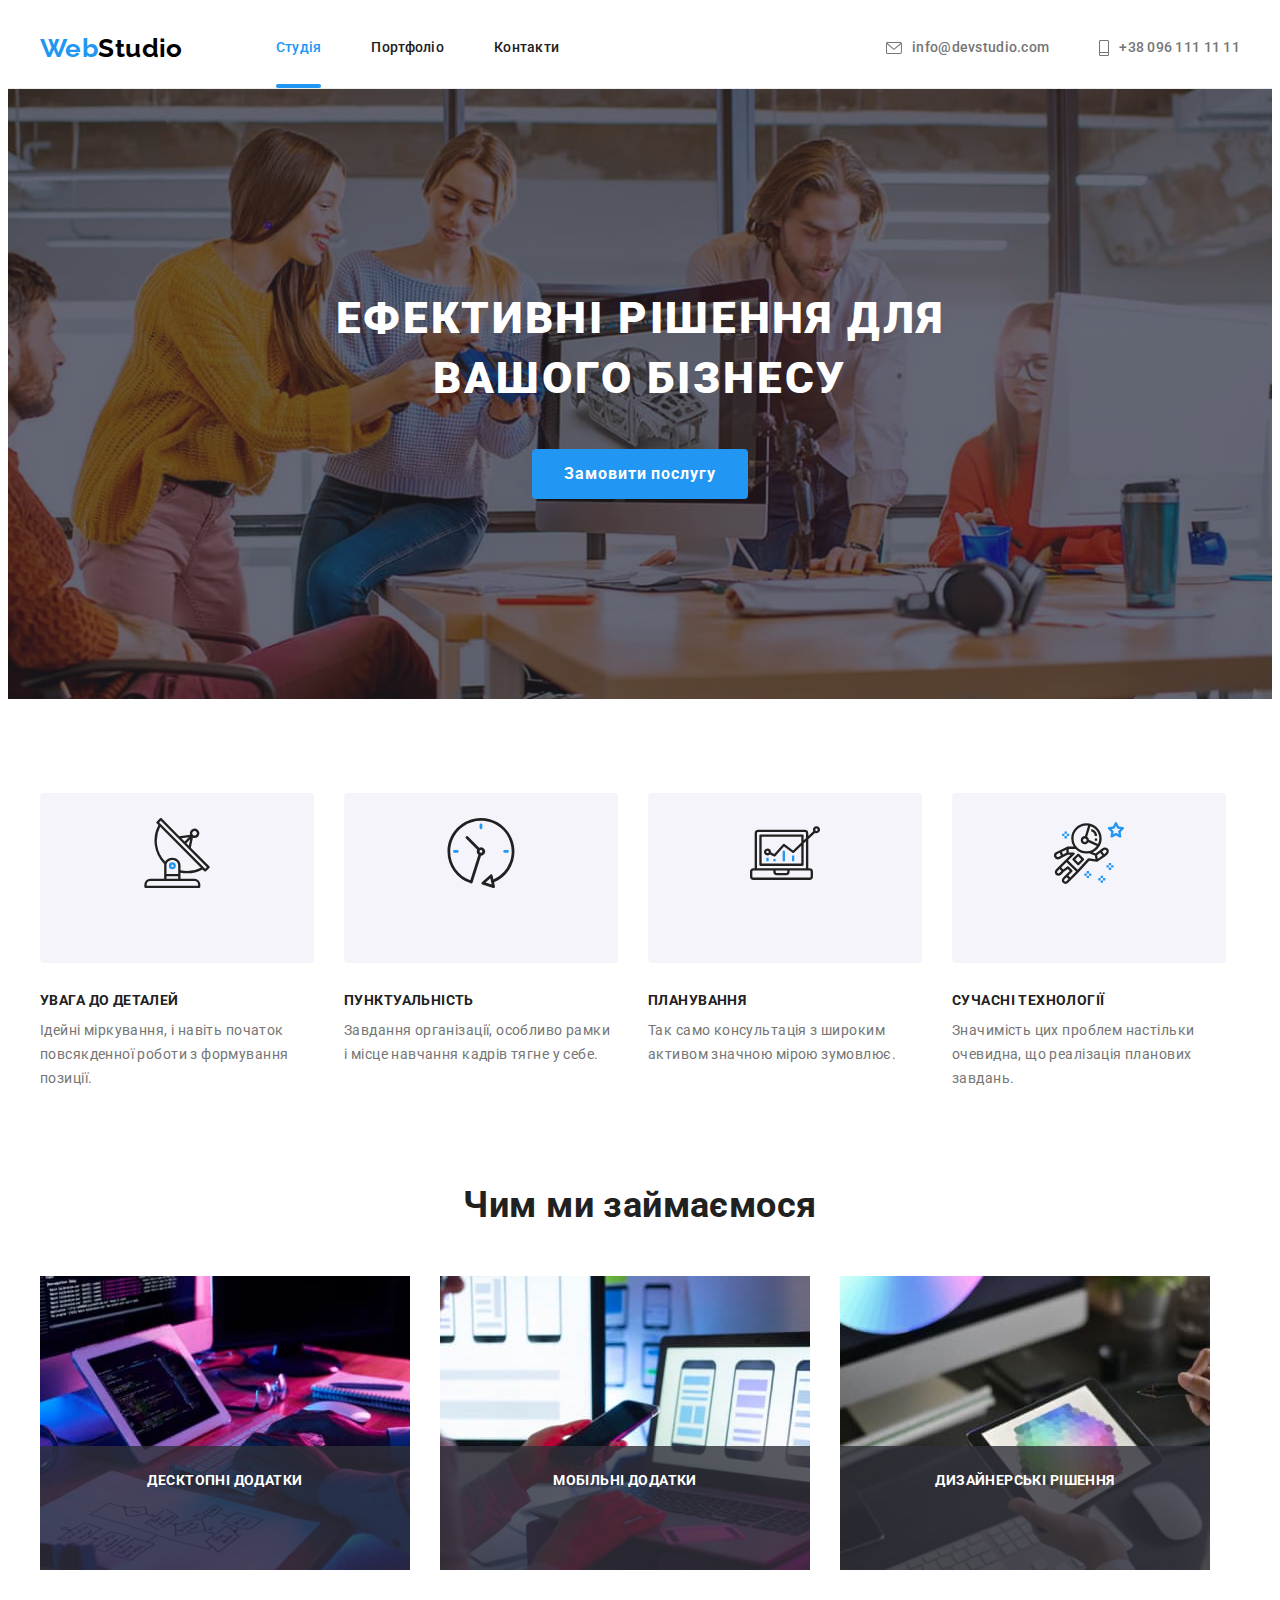
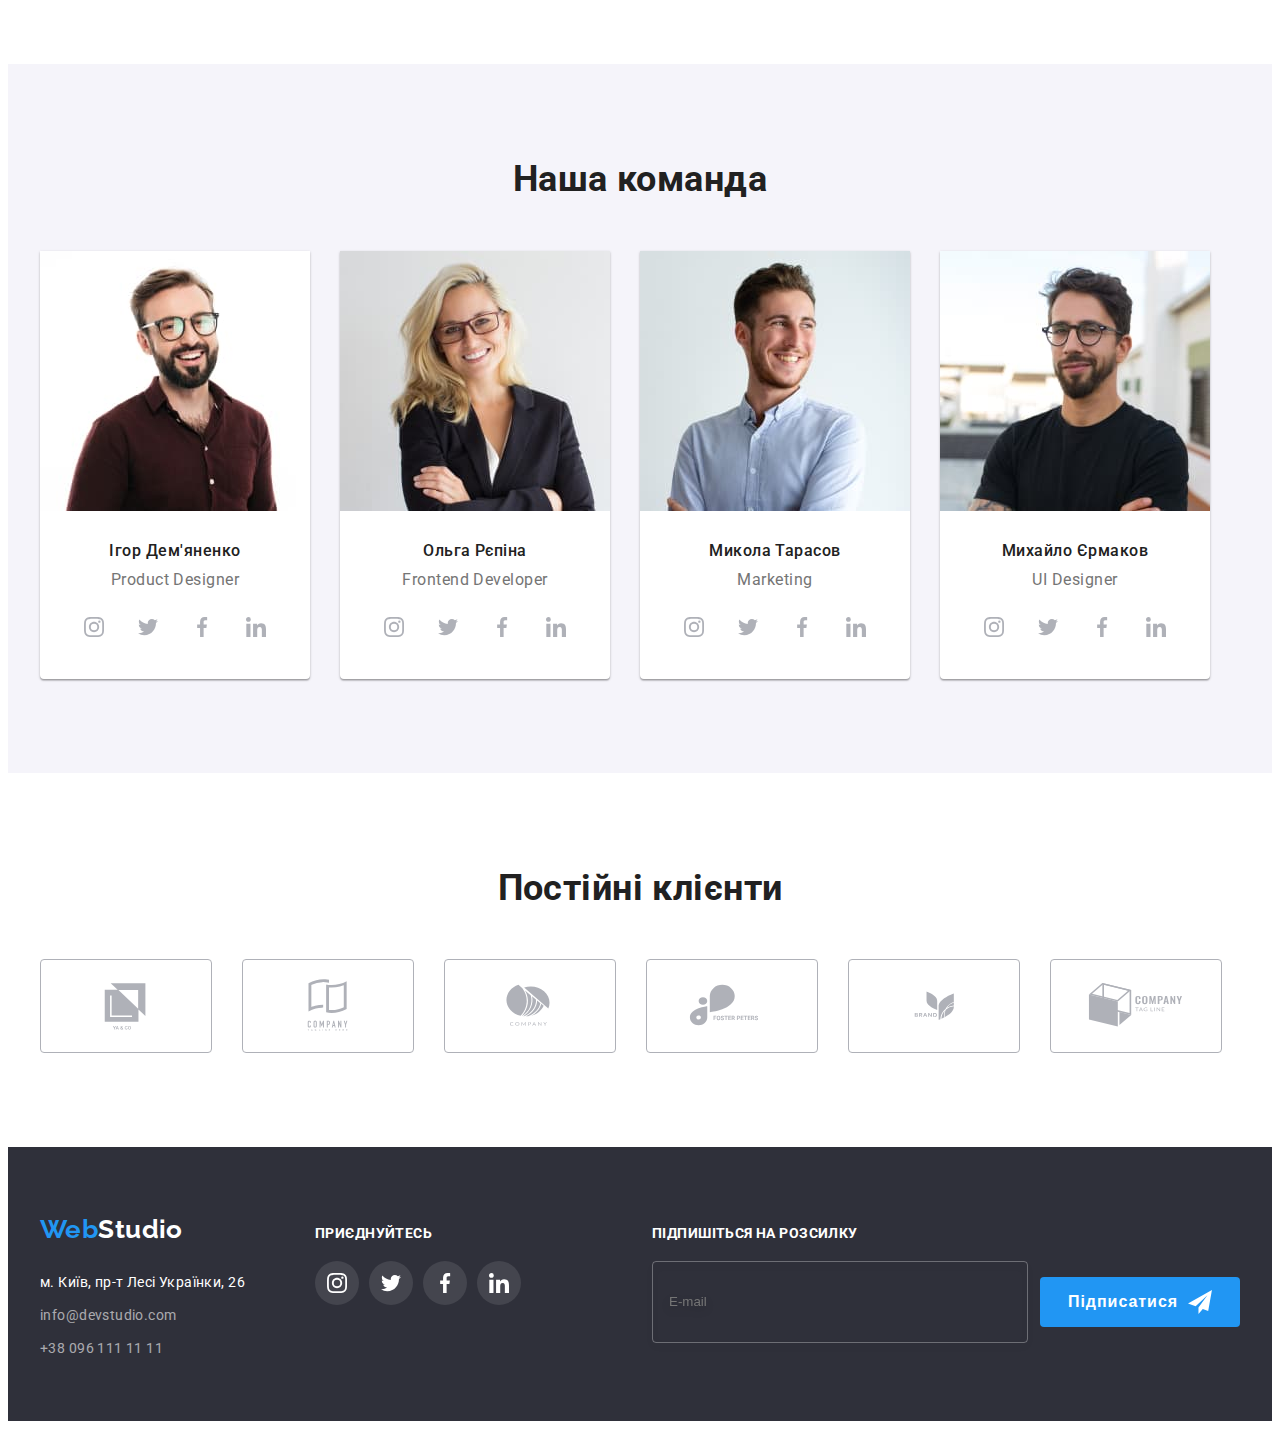
<file: index.html>
<!DOCTYPE html>
<html lang="uk">
<head>
    <meta charset="UTF-8">
    <meta name="viewport" content="width=device-width, initial-scale=1.0">
    <title>webstudio</title>
    <link rel="preconnect" href="https://fonts.googleapis.com"> 
    <link rel="preconnect" href="https://fonts.gstatic.com" crossorigin> 
    <link href="https://fonts.googleapis.com/css2?family=Raleway:wght@700&family=Roboto:wght@400;500;700;900&display=swap" rel="stylesheet">
    <link rel="stylesheet" href="https://cdnjs.cloudflare.com/ajax/libs/modern-normalize/1.1.0/modern-normalize.min.css" integrity="sha512-wpPYUAdjBVSE4KJnH1VR1HeZfpl1ub8YT/NKx4PuQ5NmX2tKuGu6U/JRp5y+Y8XG2tV+wKQpNHVUX03MfMFn9Q==" crossorigin="anonymous" referrerpolicy="no-referrer">
    <!--link rel="stylesheet" href="./css/style.css"-->
    <link rel="stylesheet" href="./css/main.min.css">
</head>
<body>
    <header class="header"> 
        <div class="conteiner">
            <div class="wrapper-header">
                <nav class="navigation">
                    <a class="logo" href="./index.html">Web<span class="logo__header logo__header--dark-color">Studio</span>
                    </a>
            
                    <ul class="navigation-list list">
                        <li class="navigation-list__item"><a href="./index.html" class="navigation-list__link link link-active">Студія</a></li>

                        <li class="navigation-list__item"> <a href="./portfolio.html" class="navigation-list__link link">Портфоліо</a></li>

                        <li class="navigation-list__item"><a href="" class="navigation-list__link link">Контакти</a></li>
                    </ul>
                </nav> 
                <div class="connection">
                    <ul class="connection-list list">
                        <li class="connection-list__item">
                            <a href="mailto:info@devstudio.com" class="connection-list__link link"><svg class="connection-list__email"><use href="./images/icons.svg#icon-envelope"></use></svg>info@devstudio.com </a></li>

                        <li class="connection-list__item">
                            <a href="tel:80961111111" class=" connection-list__link link"><svg class="connection-list__mobile"><use href="./images/icons.svg#icon-mobile"></use></svg>+38 096 111 11 11</a></li>
                    </ul>
                </div>
            </div>
        </div>   
    </header>   
<main>
    <section class="hero">
        <div class="conteiner">
            <div class="idia">
                <h1 class="hero__title">Ефективні рішення для <br> вашого бізнесу</h1>
                <button type="button" class="hero__btn-main button" data-modal-open>Замовити послугу</button>
            </div>
        </div>
    </section> 

    <section class="portfolio">
        <div class="conteiner">
            <h2 class="visually-hidden title"> Наші переваги </h2>
                <ul class="priorities-list list">

                    <li class="priorities-list__item">
                        <div class="priorities-list__box"><svg class="priorities-list__icon" width="70px" height="70px"><use href="./images/icons.svg#icon-antenna"></use> </svg></div>
                        <h3 class="priorities-list__pre-title">УВАГА ДО ДЕТАЛЕЙ</h3>
                        <p class="priorities-list__txt">Ідейні міркування, і навіть початок повсякденної роботи з формування позиції.</p>
                    </li>

                    <li class="priorities-list__item">
                        <div class="priorities-list__box"><svg class="priorities-list__icon" width="70px" height="70px"><use href="./images/icons.svg#icon-clock"></use> </svg></div>
                        <h3 class="priorities-list__pre-title">ПУНКТУАЛЬНІСТЬ</h3>
                        <p class="priorities-list__txt">Завдання організації, особливо рамки і місце навчання кадрів тягне у себе.</p>
                    </li>

                    <li class="priorities-list__item">
                        <div class="priorities-list__box"><svg class="priorities-list__icon" width="70px" height="70px"><use href="./images/icons.svg#icon-diagram"></use> </svg></div>
                        <h3 class="priorities-list__pre-title">ПЛАНУВАННЯ</h3>
                        <p class="priorities-list__txt">Так само консультація з широким активом значною мірою зумовлює.</p>
                    </li>

                    <li class="priorities-list__item">
                        <div class="priorities-list__box"><svg class="priorities-list__icon" width="70px" height="70px"><use href="./images/icons.svg#icon-astronaut"></use> </svg></div>
                        <h3 class="priorities-list__pre-title">СУЧАСНІ ТЕХНОЛОГІЇ</h3>
                        <p class="priorities-list__txt">Значимість цих проблем настільки очевидна, що реалізація планових завдань.</p>
                    </li>
                </ul>
            </div> 
    </section>
    <section class="about">
        <div class="conteiner">
            <h2 class="subtitle">Чим ми займаємося</h2>
            <ul class="decisions-list list">
                <li>
                    <div class="decisions-list__thumb">
                        <img
                        src="./images/box-1.jpg" 
                        alt="людина за столом пише код на планшеті" 
                        width="370" 
                        height="294"
                        >
                        <p class="decisions-list__text">ДЕСКТОПНІ ДОДАТКИ</p> 
                    </div>   
                </li>

                <li>
                    <div class="decisions-list__thumb">
                        <img 
                        src="./images/box-2.jpg" 
                        alt="руки тримають екран телефона за яким розробляють сторінки в додатку" 
                        width="370" 
                        height="294"
                        > 
                        <p class="decisions-list__text">МОБІЛЬНІ ДОДАТКИ</p> 
                    </div>
                </li>

                <li>
                    <div class="decisions-list__thumb">
                        <img 
                        src="./images/box-3.jpg" 
                        alt="планшет з кольоровою гамою" 
                        width="370" 
                        height="294"
                        >
                        <p class="decisions-list__text">ДИЗАЙНЕРСЬКІ РІШЕННЯ</p> 
                    </div>
                </li>
            </ul>
        </div>
    </section>
    <section class="developers">
        <div class="conteiner">
            <h2 class="subtitle">Наша команда</h2>
            <ul class="card-list list">

                <li class="card-list__item item">
                <img 
                src="./images/igor.jpg"
                alt="Ігор Демяненко"
                width="270"
                height="260"
                >
                <div class="card-list__body">
                    <h3 class="card-list__title name">Ігор Дем'яненко</h3>
                    <p class="card-list__copy description">Product Designer</p>
                
                    <ul class="social-list list">
                        <li class="social-list__items"><a href="#" class="social-list__link link">
                            <svg class="social-list__icon" width="20" height="20">
                                <use href="./images/icons.svg#icon-instagram">

                                </use>
                            </svg>
                        </a></li>

                        <li class="social-list__items"><a href="#" class="social-list__link link">
                            <svg class="social-list__icon" width="20" height="20">
                                <use href="./images/icons.svg#icon-twitter">
                                </use>
                            </svg>
                        </a></li>

                        <li class="social-list__items"><a href="#" class="social-list__link link">
                            <svg class="social-list__icon" width="20" height="20">
                                <use href="./images/icons.svg#icon-facebook">
                                </use>
                            </svg>
                        </a></li>

                        <li class="social-list__items"><a href="#" class="social-list__link link">
                            <svg class="social-list__icon" width="20" height="20">
                                <use href="./images/icons.svg#icon-linkedin">
                                </use>
                            </svg>
                        </a></li>
                    </ul>
                </div>    
            </li>

            <li class="card-list__item item">
                <img 
                src="./images/olga.jpg" 
                alt="Ольга Репіна"
                width="270"
                height="260"
                >
                <div class="card-list__body">
                    <h3 class="card-list__title name">Ольга Рєпіна</h3>
                    <p class="card-list__copy description">Frontend Developer</p>

                    <ul class="social-list list">
                        <li class="social-list__items"><a href="#" class="social-list__link link">
                            <svg class="social-list__icon" width="20" height="20">
                                <use href="./images/icons.svg#icon-instagram">

                                </use>
                            </svg>
                        </a></li>

                        <li class="social-list__items"><a href="#" class="social-list__link link">
                            <svg class="social-list__icon" width="20" height="20">
                                <use href="./images/icons.svg#icon-twitter">
                                </use>
                            </svg>
                        </a></li>

                        <li class="social-list__items"><a href="#" class="social-list__link link">
                            <svg class="social-list__icon" width="20" height="20">
                                <use href="./images/icons.svg#icon-facebook">
                                </use>
                            </svg>
                        </a></li>

                        <li class="social-list__items"><a href="#" class="social-list__link link">
                            <svg class="social-list__icon" width="20" height="20">
                                <use href="./images/icons.svg#icon-linkedin">
                                </use>
                            </svg>
                        </a></li>
                    </ul>
                </div>
               
            </li>

            <li class="card-list__item item">
                <img 
                src="./images/mykola.jpg" 
                alt="микола Тарасов"
                width="270"
                height="260"
                >
                <div class="card-list__body">
                    <h3 class="card-list__title name">Микола Тарасов</h3>
                    <p class="card-list__copy description">Marketing</p>

                    <ul class="social-list list">

                        <li class="social-list__items"><a href="#" class="social-list__link link">
                            <svg class="social-list__icon" width="20" height="20">
                                <use href="./images/icons.svg#icon-instagram">

                                </use>
                            </svg>
                        </a></li>

                        <li class="social-list__items"><a href="#" class="social-list__link link">
                            <svg class="social-list__icon" width="20" height="20">
                                <use href="./images/icons.svg#icon-twitter">
                                </use>
                            </svg>
                        </a></li>

                        <li class="social-list__items"><a href="#" class="social-list__link link">
                            <svg class="social-list__icon" width="20" height="20">
                                <use href="./images/icons.svg#icon-facebook">
                                </use>
                            </svg>
                        </a></li>

                        <li class="social-list__items"><a href="#" class="social-list__link link">
                            <svg class="social-list__icon" width="20" height="20">
                                <use href="./images/icons.svg#icon-linkedin">
                                </use>
                            </svg>
                        </a></li>
                    </ul>
                </div>
            </li>

            <li class="card-list__item item">
                <img 
                src="./images/mikhailo.jpg" 
                alt="Михайло Єрмаков"
                width="270"
                height="260"
                >
                <div class="card-list__body">
                    <h3 class="card-list__title name">Михайло Єрмаков</h3>
                    <p class="card-list__copy description">UI Designer</p>

                    <ul class="social-list list">

                        <li class="social-list__items"><a href="#" class="social-list__link link">
                            <svg class="social-list__icon" width="20" height="20">
                                <use href="./images/icons.svg#icon-instagram">
                                </use>
                            </svg>
                        </a></li>

                        <li class="social-list__items"><a href="#" class="social-list__link link">
                            <svg class="social-list__icon" width="20" height="20">
                                <use href="./images/icons.svg#icon-twitter">
                                </use>
                            </svg>
                        </a></li>

                        <li class="social-list__items"><a href="#" class="social-list__link link">
                            <svg class="social-list__icon" width="20" height="20">
                                <use href="./images/icons.svg#icon-facebook">
                                </use>
                            </svg>
                        </a></li>

                        <li class="social-list__items"><a href="#" class="social-list__link link">
                            <svg class="social-list__icon" width="20" height="20">
                                <use href="./images/icons.svg#icon-linkedin">
                                </use>
                            </svg>
                        </a></li>
                    </ul>
                </div>
            </li>
        </ul>
        </div>
    </section>
    <section class="clients">
        <div class="conteiner conteiner-clients">
            <h2 class="subtitle">Постійні клієнти</h2>
            <ul class="labels-list list">
                
                <li class="labels-list__item">
                    <a href="#" class="labels-list__link link">
                        <svg class="labels-list__icons" width="106" height="60">
                            <use href="./images/icons.svg#icon-Client1"></use>
                        </svg>
                    </a>
                </li>

                <li class="labels-list__item">
                    <a href="#" class="labels-list__link link">
                        <svg class="labels-list__icons" width="106" height="60">
                            <use href="./images/icons.svg#icon-Client2"></use>
                        </svg>
                    </a>
                </li>

                <li class="labels-list__item">
                    <a href="#" class="labels-list__link link">
                        <svg class="labels-list__icons" width="106" height="60">
                            <use href="./images/icons.svg#icon-Client3"></use>
                        </svg>
                    </a>
                </li>

                <li class="labels-list__item">
                    <a href="#" class="labels-list__link link">
                        <svg class="labels-list__icons" width="106" height="60">
                            <use href="./images/icons.svg#icon-Client4"></use>
                        </svg>
                    </a>
                </li>

                <li class="labels-list__item">
                    <a href="#" class="labels-list__link link">
                        <svg class="labels-list__icons" width="106" height="60">
                            <use href="./images/icons.svg#icon-Client-5"></use>
                        </svg>
                    </a>
                </li>

                <li class="labels-list__item">
                    <a href="#" class="labels-list__link link">
                        <svg class="labels-list__icons" width="106" height="60">
                            <use href="./images/icons.svg#icon-Client6"></use>
                        </svg>
                    </a>
                </li>
             </ul>
        </div>
    </section>
</main> 
    <footer class="footer">
        <div class="conteiner">
            <div class="address-wrap">
                <div class="logo-wrap">
                <a href="./index.html" class="logo">Web<span class="logo__footer--light-color">Studio</span></a></div>
                <address class="footer-address">
                    <ul class="footer-address-list list">
                        <li><a href="https://goo.gl/maps/VTRTv8P2DcGn4EpP7" class="footer-address-list__map link" target="_blank" rel="noopener noreferrer nofollow">м. Київ, пр-т Лесі Українки, 26</a></li>
                        <li><a href="mailto:info@devstudiocom" class="footer-address-list__email link">info@devstudio.com</a></li>
                        <li><a href="tel:380961111111" class="footer-address-list__tel link">+38 096 111 11 11</a></li>
                    </ul>
                </address>
            </div>
                <div class="footer-socials-wrap">
                    <p class="footer-socials-wrap__text"> ПРИЄДНУЙТЕСЬ</p>
                    <ul class="footer-soc-list list">
                        <li class="footer-soc-list__item"><a href="#" class="footer-soc-list__link link">
                            <svg class="footer-soc-list__icon" width="20" height="20">
                                <use href="./images/icons.svg#icon-instagram-2"></use>
                            </svg>
                        </a></li>

                        <li class="footer-soc-list__item"><a href="#" class="footer-soc-list__link link">
                            <svg class="footer-soc-list__icon" width="20" height="20">
                                <use href="./images/icons.svg#icon-twitter-2"></use>
                            </svg>
                        </a></li>

                        <li class="footer-soc-list__item"><a href="#" class="footer-soc-list__link link">
                            <svg class="footer-soc-list__icon" width="20" height="20">
                                <use href="./images/icons.svg#icon-facebook-2"></use>
                            </svg>
                        </a></li>

                        <li class="footer-soc-list__item"><a href="#" class="footer-soc-list__link link">
                            <svg class="footer-soc-list__icon" width="20" height="20">
                                <use href="./images/icons.svg#icon-linkedin-2"></use>
                            </svg>
                        </a></li>
                    </ul>
                </div>
                <div class="footer-join">
                    <p class="footer-join__text"> ПІДПИШІТЬСЯ НА РОЗСИЛКУ</p>
                <form class="footer-input-group">
                    <div class="input-wrap">
                        <label for="footer-email" class="footer-input-group__label"></label>
                        <input class="footer-input-group__input" id="footer-email" name="email" placeholder="E-mail">
                        <button type="submit" class="button-join button">Підписатися
                            <svg class="botton-join__icon" width="24" height="24"><use href="./images/icons.svg#icon-send"></use>
                            </svg>
                        </button>
                    </div>
                </form>
            </div>
        </div>
    </footer> 
    <div class="backdrop is-hidden" data-modal>
        <div class="modal">
            <button type="button" class="button-close" data-modal-close>
                <svg class="button-close__icon" width="18px" height="18px"><use href="./images/icons.svg#icon-close-black" class="button-close__link"></use></svg>
            </button>

            <form class="modal-wrap">
                <p class="modal-wrap__text">Залиште свої дані, ми вам передзвонимо</p>

                <div class="modal-input-group">
                    <label for="name" class="modal-input-group__label">Ім'я</label>
                    <input type="text" class="modal-input-group__input" name="name" id="name" required>
                    <svg class="modal-input-group__icon" width="18" height="18">
                    <use href="./images/icons.svg#icon-modal-person" class="modal-input-group__link link">
                    </use></svg>
                </div>

                <div class="modal-input-group">
                    <label for="phone" class="modal-input-group__label">Телефон</label>
                    <input type="tel" class="modal-input-group__input" name="phone" id="phone" required 
                    minlength="13" maxlength="13">
                    <svg class="modal-input-group__icon" width="18" height="18">
                        <use href="./images/icons.svg#icon-modal-phone" class="modal-input-group__link link">
                        </use></svg>
                </div>

                <div class="modal-input-group">
                    <label for="email" class="modal-input-group__label">Email</label>
                    <input type="email" class="modal-input-group__input" name="name" id="email" required>
                    <svg class="modal-input-group__icon" width="18" height="18">
                        <use href="./images/icons.svg#icon-modal-email"  class="modal-input-group__link link">
                        </use></svg>
                </div>

                <div class="modal-textarea-group">
                    <label for="comment" class="modal-textarea-group__label">Коментар</label>
                    <textarea class="modal-textarea-group__text" id="comment" name="comment" placeholder="Введіть текст"></textarea>     
                </div>

                <div class="checkbox">
                    <label for="checkbox" class="checkbox__label"><input class="checkbox__body" type="checkbox" name="checkbox" id="checkbox"><span class="checkbox__icon"></span>Я погоджуюсь з розсилкою і приймаю<span class="checkbox__text"><a href="" class="checkbox__link link">Умови договору</a></span> </label>
                </div>

                <button class="modal-button__submit button" type="submit">Відправити</button>
            </form>
        </div>
    </div>
    <script src="./js/modal.js"></script>
</body>
</html>
</file>
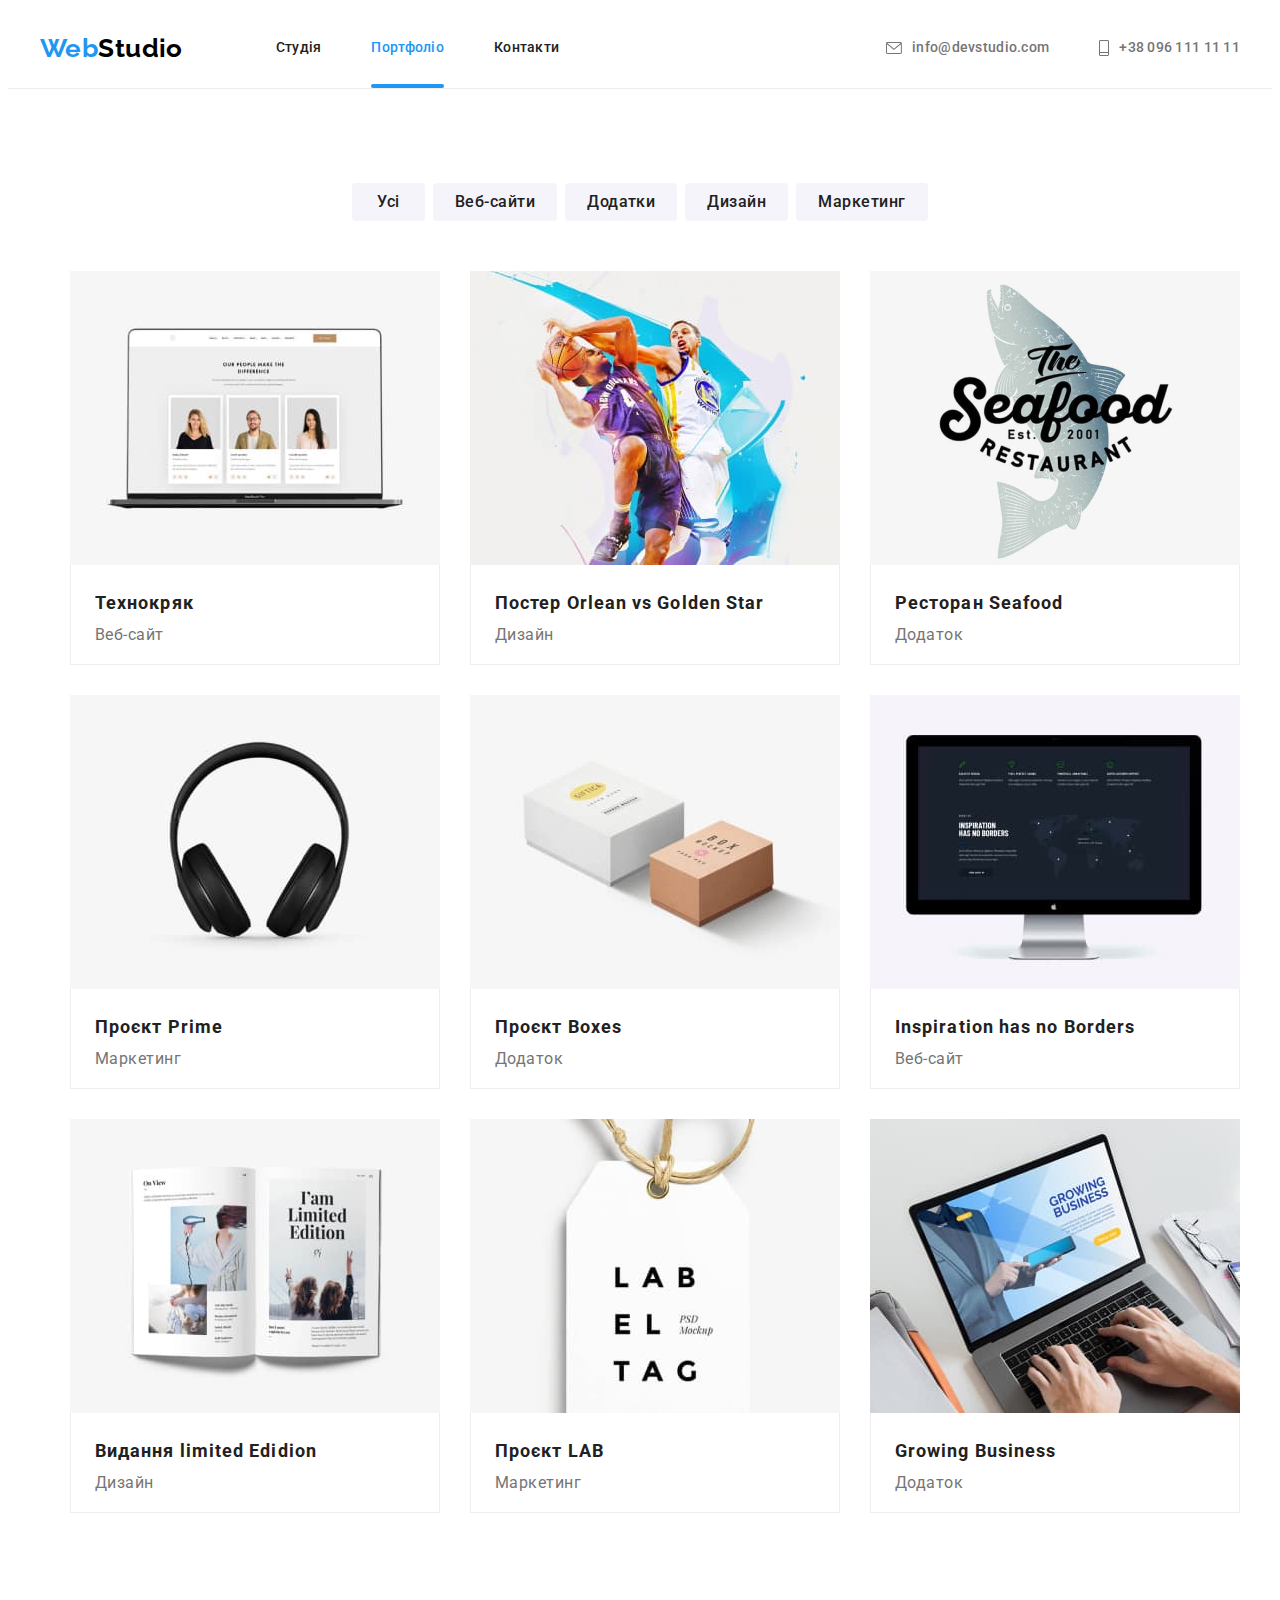
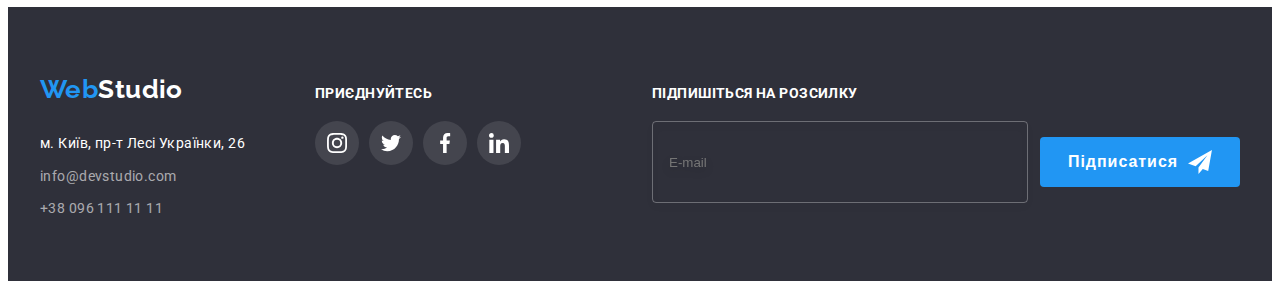
<file: portfolio.html>
<!DOCTYPE html>
<html lang="uk">
<head>
    <meta charset="UTF-8">
    <meta name="viewport" content="width=device-width, initial-scale=1.0">
    <title>webstudio</title>
    <link rel="preconnect" href="https://fonts.googleapis.com"> 
    <link rel="preconnect" href="https://fonts.gstatic.com" crossorigin> 
    <link href="https://fonts.googleapis.com/css2?family=Raleway:wght@700&family=Roboto:wght@400;500;700;900&display=swap" rel="stylesheet">
    <link rel="stylesheet" href="https://cdnjs.cloudflare.com/ajax/libs/modern-normalize/1.1.0/modern-normalize.min.css" integrity="sha512-wpPYUAdjBVSE4KJnH1VR1HeZfpl1ub8YT/NKx4PuQ5NmX2tKuGu6U/JRp5y+Y8XG2tV+wKQpNHVUX03MfMFn9Q==" crossorigin="anonymous" referrerpolicy="no-referrer" />
    <link rel="stylesheet" href="./css/style.css">
</head>
<body>
    <header class="header"> 
        <div class="conteiner links">
            <nav class="header-nav">
                <a class="logo" href="./index.html">Web<span class="header-logo">Studio</span>
                </a>
        
                <ul class="header-list list">

                    <li class="page-item-active"><a href="./index.html" class="header-link link">Студія</a></li>

                    <li class="page-item-active"><a href="" class="header-link link link-active">Портфоліо</a></li>

                    <li class="page-item-active"><a href="" class="header-link link">Контакти</a></li>
                </ul>
        </nav> 
            <ul class="header-list2 list">

                <li class="header-item">
                    <a href="mailto:info@devstudio.com" class="header-email head-icons-link link"><svg class="head-icons icon-email"><use href="./images/icons.svg#icon-envelope"></use></svg>info@devstudio.com </a></li>

                <li class="header-item">
                    <a href="tel:80961111111" class="header-tel head-icons-link link"><svg class="head-icons icon-mobile"><use href="./images/icons.svg#icon-mobile"></use></svg>+38 096 111 11 11</a></li>
            </ul>
        </div>            
    </header>   
<main>  
    <section class="portfolio">
        <div class="conteiner">
            <h1 class="visually-hidden"> Our works</h1>
        <div class="buttons">
            <ul class="portfolio-list-2 list">
                <li><button type="button" class="portfolio-button portfolio-button-1 button-hover button">Усі</button></li>

                <li><button type="button" class="portfolio-button button button-hover">Веб-сайти</button></li>

                <li><button type="button" class="portfolio-button button button-hover">Додатки</button></li>

                <li><button type="button" class="portfolio-button button button-hover">Дизайн</button></li>

                <li><button type="button" class="portfolio-button button button-hover">Маркетинг</button></li>
            </div>
        </ul>
        <ul class="resume-list list"> 
            <li class="resume-item">
                <a href="#" class="card-hover link">
                <div class="resume-thumb"><img 
                    src="./images/tehnohryak.jpg"
                    alt="сторінка сайту з трьома робітниками"
                    width="370"
                    >
                    <p class="resume-cover-text">Ресурс пропонує комплексні пропозиції з різним рівнем функціоналу та сервісів. Все це дозволить відвідувачу отримати вичерпні відомості про компанію чи приватну особу. 
                    </p>
                </div>
                   
                <div class="conteiner-description-2">
                    <h2 class="name2">Технокряк</h2>
                    <p class="description">Веб-сайт</p>
                </div></a>
            </li>

            <li class="resume-item">
                <a href="#" class="card-hover link">
                <div class="resume-thumb">
                    <img 
                    src="./images/neworlean.jpg"
                    alt="два боскетболісти в прижку з мячем"
                    width="370"
                    >
                    <p class="resume-cover-text">Ресурс пропонує комплексні пропозиції з різним рівнем функціоналу та сервісів. Все це дозволить відвідувачу отримати вичерпні відомості про компанію чи приватну особу. 
                    </p>
                </div>
                <div class="conteiner-description-2">
                    <h2 class="name2">Постер <span lang="en">Orlean vs Golden Star</span></h2>
                    <p class="description">Дизайн</p>
                </div></a>
            </li>

            <li class="resume-item">
                <a href="#" class="card-hover link">
                <div class="resume-thumb">
                    <img 
                    src="./images/seafood.jpg"
                    alt="логотип ресторану морської їжі"
                    width="370"
                    >
                    <p class="resume-cover-text">Ресурс пропонує комплексні пропозиції з різним рівнем функціоналу та сервісів. Все це дозволить відвідувачу отримати вичерпні відомості про компанію чи приватну особу. 
                    </p>
                </div>
                <div class="conteiner-description-2">
                    <h2 class="name2">Ресторан <span lang="en">Seafood</span></h2>
                    <p class="description">Додаток</p>
                </div></a>
            </li>

            <li class="resume-item">
                <a href="#" class="card-hover link">
                <div class="resume-thumb">
                    <img 
                    src="./images/prime.jpg"
                    alt="навушники"
                    width="370"
                    >
                    <p class="resume-cover-text">Ресурс пропонує комплексні пропозиції з різним рівнем функціоналу та сервісів. Все це дозволить відвідувачу отримати вичерпні відомості про компанію чи приватну особу. 
                    </p>
                </div>
                <div class="conteiner-description-2">
                    <h2 class="name2">Проєкт <span lang="en">Prime</span></h2>
                    <p class="description">Маркетинг</p>
                </div></a>
            </li>

            <li class="resume-item">
                <a href="#" class="card-hover link">
                <div class="resume-thumb">
                    <img 
                    src="./images/boxes.jpg"
                    alt="дві кольорові коробки"
                    width="370"
                    >
                    <p class="resume-cover-text">Ресурс пропонує комплексні пропозиції з різним рівнем функціоналу та сервісів. Все це дозволить відвідувачу отримати вичерпні відомості про компанію чи приватну особу. 
                    </p>
                </div>
                <div class="conteiner-description-2">
                    <h2 class="name2">Проєкт <span lang="en">Boxes</span></h2>
                    <p class="description">Додаток</p>
                </div></a>
            </li>

            <li class="resume-item">
                <a href="#" class="card-hover link">
                <div class="resume-thumb">
                    <img 
                    src="./images/inspiration.jpg"
                    alt="сторінка сайту з картою світу та написом натхнення не має меж"
                    width="370"
                    >
                    <p class="resume-cover-text">Ресурс пропонує комплексні пропозиції з різним рівнем функціоналу та сервісів. Все це дозволить відвідувачу отримати вичерпні відомості про компанію чи приватну особу. 
                    </p>
                </div>
                <div class="conteiner-description-2">
                    <h2 class="name2"><span lang="en">Inspiration has no Borders</span></h2>
                    <p class="description">Веб-сайт</p>
                </div></a>
            </li>

            <li class="resume-item">
                <a href="#" class="card-hover link">
                <div class="resume-thumb">
                    <img 
                    src="./images/limitedad.jpg"
                    alt="відкрита книга"
                    width="370"
                    >
                    <p class="resume-cover-text">Ресурс пропонує комплексні пропозиції з різним рівнем функціоналу та сервісів. Все це дозволить відвідувачу отримати вичерпні відомості про компанію чи приватну особу. 
                    </p>
                </div>
                <div class="conteiner-description-2">
                    <h2 class="name2">Видання <span lang="en">limited Edidion</span></h2>
                    <p class="description">Дизайн</p>
                </div></a>
            </li>

            <li class="resume-item">
                <a href="#" class="card-hover link">
                <div class="resume-thumb">
                    <img 
                    src="./images/projectlab.jpg"
                    alt="лейба"
                    width="370"
                    >
                    <p class="resume-cover-text">Ресурс пропонує комплексні пропозиції з різним рівнем функціоналу та сервісів. Все це дозволить відвідувачу отримати вичерпні відомості про компанію чи приватну особу. 
                    </p>
                </div>
                <div class="conteiner-description-2">
                    <h2 class="name2">Проєкт <span lang="en">LAB</span></h2>
                    <p class="description">Маркетинг</p>
                </div></a>
            </li>

            <li class="resume-item">
                <a href="#" class="card-hover link">
                <div class="resume-thumb">
                    <img 
                    src="./images/aplicationgrow.jpg"
                    alt="відкрита сторінка сайту на ноутбуці з написом рост бізнесу"
                    width="370"
                    >
                    <p class="resume-cover-text">Ресурс пропонує комплексні пропозиції з різним рівнем функціоналу та сервісів. Все це дозволить відвідувачу отримати вичерпні відомості про компанію чи приватну особу. 
                    </p>
                </div>
                <div class="conteiner-description-2">
                    <h2 class="name2"><span lang="en">Growing Business</span></h2>
                    <p class="description">Додаток</p>
                </div></a>
            </li>
        </ul>
        </div>  
    </section>
</main>
<footer class="footer">
    <div class="conteiner">
        <div class="address-wrap">
            <div class="logo-wrap">
            <a href="./index.html" class="logo">Web<span class="footer-logo">Studio</span></a></div>
            <address class="footer-address">
            <ul class="footer-list">
                <li><a href="https://goo.gl/maps/VTRTv8P2DcGn4EpP7" class="map footer-link" target="_blank" rel="noopener noreferrer nofollow">м. Київ, пр-т Лесі Українки, 26</a></li>
                <li><a href="mailto:info@devstudiocom" class="email footer-link">info@devstudio.com</a></li>
                <li><a href="tel:380961111111" class="tel footer-link">+38 096 111 11 11</a></li>
            </ul>
            </address>
        </div>
        <div class="socials-wrap">
            <p class="call-to-action"> ПРИЄДНУЙТЕСЬ</p>
            <ul class="footer-soc-list list">
                <li class="footer-soc-item"><a href="#" class="footer-soc-link link">
                    <svg class="footer-soc-icons" width="20" height="20">
                        <use href="./images/icons.svg#icon-instagram-2"></use>
                    </svg>
                </a></li>
                <li class="footer-soc-item"><a href="#" class="footer-soc-link link">
                    <svg class="footer-soc-icons" width="20" height="20">
                        <use href="./images/icons.svg#icon-twitter-2"></use>
                    </svg>
                </a></li>
                <li class="footer-soc-item"><a href="#" class="footer-soc-link link">
                    <svg class="footer-soc-icons" width="20" height="20">
                        <use href="./images/icons.svg#icon-facebook-2"></use>
                    </svg>
                </a></li>
                <li class="footer-soc-item"><a href="#" class="footer-soc-link link">
                    <svg class="footer-soc-icons" width="20" height="20">
                        <use href="./images/icons.svg#icon-linkedin-2"></use>
                    </svg>
                </a></li>
            </ul>
        </div>
        <div class="email-input-wrap">
            <p class="call-to-action"> ПІДПИШІТЬСЯ НА РОЗСИЛКУ</p>
            <form>
                <div class="field-input-wrap">
                    <label for="footer-email" class="label-footer"></label>
                    <input class="input-footer" id="footer-email" name="email" placeholder="E-mail">
                    <button type="submit" class="button-footer">Підписатися
                        <svg class="icon-botton" width="24" height="24"><use href="./images/icons.svg#icon-send"></use>
                        </svg>
                    </button>
                </div>
            </form>
        </div>
    </div>
</footer> 
</body>
</html>
</file>
<file: css/style.css>
:root {
--primary-header-color:#ffffff;
--secondary-header-color:#212121;
--main-text-color:#757575;
--accent-color:  #2196F3;
--logo-color-part:  #000000; 
--background-color:#ffffff;
--footer-background: #2F303A;
--background-second:#F5F4FA;
--hover-color:#188CE8;
--border-color:#EEEEEE;
--item-set-gap:30px;
--porfolio-button-shadow:0px 3px 1px rgba(0, 0, 0, 0.12), 0px 1px 2px rgba(0, 0, 0, 0.08), 0px 2px 2px rgba(0, 0, 0, 0.1);
--developers-cards-shadow:0px 1px 3px rgba(0, 0, 0, 0.2), 0px 1px 1px rgba(0, 0, 0, 0.14), 0px 2px 1px rgba(0, 0, 0, 0.12);
--background-clients:#F5f5f5;
--icon-color:#AFB1B8;

--main-font:  "Roboto", Sans-serif;
--portfolio-cardshadow: 1px 4px 6px 0px rgba(0, 0, 0, 0.16), 0px 4px 4px 0px rgba(0, 0, 0, 0.06);

box-shadow: 0px 1px 1px 0px rgba(0, 0, 0, 0.12);


}

p, 
h1, 
h2, 
h3, 
h4, 
h5, 
h6 {
margin: 0px;
}

ul,
ol {
    margin: 0px;
    padding-left: 0px;
}


.conteiner {
    width: 1200px;
    padding: 0px 15px;
    margin: 0 auto;
} 


body {
    font-family:  var(--main-font);
    font-size: 14px;
    line-height: 1.71;
    letter-spacing: 0.03em;
    color: var(--secondary-header-color);
    background-color: var(--background-color);
}



/*----------- Universal classes ---------*/




.link {
    text-decoration: none;
    color: inherit;
}


.list {
    list-style: none;
}


.button {
    color: var(--secondary-header-color);
    font-family: inherit;
    cursor: pointer;
    border-radius: 4px;
}


.button:hover,
.button:focus,
.button-active {
    background-color: var(--hover-color);
    color: var(--primary-header-color);
}


.title {
    font-weight: 700;
    font-size: 36px;
    line-height: 1.7;
    text-align: center;
    color: var(--secondary-header-color);
}


.description {
    font-weight: 400;
    font-size: 16px;
    line-height: 1.19;
    letter-spacing: 0.03em;
    color: var(--main-text-color);
}


.name {
    font-weight: 500;
    font-size: 16px;
    line-height: 1.19;
    letter-spacing: 0.03em;
    color: var(--secondary-header-color); 
}


.visually-hidden {
    position: absolute;
    width: 1px;
    height: 1px;
    margin: -1px;
    border: 0;
    padding: 0;
    white-space: nowrap;
    overflow: hidden;
}

img {
    display: block;
}


/* ----------- HEADER ---------- */



.header  {
    border-bottom: 1px solid #ECECEC;       
}

.header-logo {
    color: var(--logo-color-part);
    margin-right: 93px;
}


.logo {
    color: var(--accent-color);
    font-family: 'Raleway', sans-serif;
    font-weight: 700;
    font-size: 26px;
    text-decoration: none;
    display: block;
}


.header-list {
    font-size: 14px;
    line-height: 1.14;
    letter-spacing: 0.02em;
    color: var(--secondary-header-color);
    display: flex;
}

.header-item {
    display: flex;
    justify-content: center;
}

.header-list li:not(:last-child) {
    margin-right: 50px; 
}


.header-nav {
    display:flex;
    align-items: center;
    margin-right: auto;
}

.header-list2  {
    display: flex;
}
.header-list2 li:not(:last-child)  {
    margin-right: 50px;

}

.header-email {
    display: flex;
    align-items:  center;
}

.header-tel {
    display: flex;
    align-items:  center;
}

.head-icons {
    fill: var(--main-text-color);
    margin-right: 10px;

}

.icon-email  {
    width: 16px;
    height: 12px;
}

.icon-mobile  {
    width: 10px;
    height: 16px;
}

.head-icons-link:hover .head-icons {
    fill: var(--accent-color);
}


.header-link  {
    display: block;
    color: var(--secondary-header-color);
    font-size: 14px;
    font-weight: 500;
    line-height: 1.14;
    letter-spacing: 0.02em;
    padding:32px 0;
    background-position:  center;
    transition: color 250ms cubic-bezier(0.4, 0, 0.2, 1);
}


.links {
    display: flex;
    align-items: center;
}


.link-active {
    color:var(--accent-color); 
    
}

.header-link:hover,
.header-link:focus,
.header-link:active  {
    color: var(--accent-color);
}

.header-list2 {
    font-style: normal;
    font-weight: 500;
    font-size: 14px;
    line-height: 1.14;
    letter-spacing: 0.02em;

    display: flex;
}

.head-icons-link {
    transition: color 250ms cubic-bezier(0.4, 0, 0.2, 1);
}

.header-email {
    color: var(--main-text-color);
}

.header-email:hover,
.header-email:focus {
    color: var(--accent-color);
}


.header-tel {
    color: var(--main-text-color);
}


.header-tel:hover,
.header-tel:focus {
    color: var(--accent-color);
}

.page-item-active {
    position: relative;
}

.link-active::after {
    content: '';
    display: block;
    width: 100%;
    height: 4px;
    border-radius: 2px;
    background-color: var(--accent-color);
    position: absolute;  
    bottom: 0;
    left: 0;
}



/* ----------- HERO ---------- */



.hero  {
    text-align: center;
    padding: 200px 0px 200px;
    background-image: linear-gradient(rgba(47, 48, 58, 0.4),rgba(47, 48, 58, 0.4)), url(../images/bg-image.jpg) ;
    background-repeat: no-repeat;
    background-position: center;
    background-size: cover;
    background-color: #C4C4C4;
    max-width: 1600px;
    margin-left: auto;
    margin-right: auto;
}   

.centre  {
    text-align: center;
}


.hero-title  {
    font-weight: 900;
    font-size: 44px;
    line-height: 1.36;
    letter-spacing: 0.06em;
    text-transform: uppercase;
    color: var(--primary-header-color);
    margin-bottom: 40px;
}


.btn-main-site {
    color: var(--background-color);
    font-family: inherit;
    font-weight: 700;
    font-size: 16px;
    line-height: 1.9;
    letter-spacing: 0.06em;
    margin: 0 auto;
    background-color:var(--accent-color);
    padding: 10px 32px;
    border: none;
    transition: background-color 250ms cubic-bezier(0.4, 0, 0.2, 1);
}



/* ----------- portfolio ---------- */



.portfolio {
    background: var(--primary-header-color);
    padding: 94px 0px;
}


.portfolio-list {
    display: flex;
}


.portfolio-list li:not(:last-child) {
    margin-right: 30px;
}


.portfolio-list li:last-child  {
    margin-right: auto;
}


.portfolio-pre-title {
    font-weight: 700;
    font-size: 14px;
    line-height: 1.14;
    text-transform: uppercase;
    color: var(--secondary-header-color);
    margin-bottom: 10px;

}

.list-icon {
 
   
}
.portfolio-icon-box {
    display: block;
    margin-bottom: 30px;
    background-color: var(--background-second);
    height: 120px;
    padding-top: 25px;
    padding-left: 102px;
    padding-right: 102px;
    padding-bottom: 25px;
    border-radius: 4px;
    }

.portfolio-icons {
    
}

.portfolio-txt {
    line-height: 1.7;
    color: var(--main-text-color);
    max-width: 270px;
}


/* ----------- about ---------- */

.about {
    background: var(--primary-header-color);
    padding: 0px 0px 94px;
}

.about-thumb {
    position: relative;
}


.about-cover-text {
    position: absolute;
    left: 0;
    bottom: 0;
    width: 100%;
    height: 70px;
    color: var(--primary-header-color);
    font-weight: 700;
    font-size: 14px;
    line-height: 1.14;
    background-color: rgba(47, 48, 58, 0.8);
    padding: 27px 0;

    display: inline-block;
    text-align: center;
   
}

.about-title  {
    margin: 0px auto 50px;
}


.about-list {
    display: flex;
} 

.about-list li:not(:last-child)  {
    margin-right: 30px;
}

/* ----------- developers ---------- */



.developers {
    background-color:var(--background-second);
    padding: 94px 0px;
}


.developers-title {
    margin-bottom: 50px;
}

.developers-list {
    list-style: none;
    display: flex;
}


.developers-item  {
    box-shadow: var(--developers-cards-shadow);
    border-radius: 0px 0px 4px 4px;
    background: var(--primary-header-color);
}

.conteiner-description {
    padding: 30px 0;
    text-align: center;
}


.developers-list li img  {
    display: block;
    max-width: 100%;
    height: auto;
}


.social-list {
    display: flex;
    justify-content: center;
    align-items: center;
}


.developers-soc-items {
    width: 44px;
    height: 44px;
}


.dev-soc-icons {
    fill: var(--icon-color);
}
.developers-soc-link:hover{
    background-color: var(--accent-color);
}

.developers-soc-link:hover .dev-soc-icons{
    fill: var(--background-color);
}

.developers-soc-link {
    width: 100%;
    height: 100%;
    display: flex;
    justify-content: center;
    align-items: center;
    border-radius: 50%;
    transition: background-color 250ms cubic-bezier(0.4, 0, 0.2, 1);
}

.developers-soc-items:not(:last-child) {
    margin-right: 10px;
}


.developers-item:not(:last-child) {
    margin-right: 30px;
}


.developers-name {
    font-weight: 500;
    font-size: 16px;
    line-height: 1.19;
    color: var(--secondary-header-color);
    margin-bottom: 10px;
}


.developers-description {
    font-size: 16px;
    line-height: 1.19;
    color: var(--main-text-color);
    margin-bottom: 16px;
}



/* ----------- CLIENTS ---------- */


.clients  {

    padding: 94px 0;
}


.heading-clients  {
    margin-bottom: 50px;
}


.clients-list {
    display: flex;
    align-items: center;
}
.clients-link {
    width: 170px;
    height: 92px;
    display: flex;
    align-items: center;
    border: 1px solid var(--icon-color);
    justify-content: center;
    border-radius: 4px;
    transition: border 250ms cubic-bezier(0.4, 0, 0.2, 1);
}


.clients-link:hover {
    border-color: var(--accent-color);
}


.clients-icons  {
    fill: var(--icon-color);
}

.clients-link:hover .clients-icons {
   fill: var(--accent-color);
  
}

.clients-link:hover,
.clients-link:focus {
    color: var(--accent-color);
}


.clients-link {
    display: flex;
    justify-content: center;
    align-items: center;
}


.clients-item:not(:last-child)  {
    margin-right: 30px;
}
/* ----------- PORTFOLIO PAGE ---------- */



.portfolio {
padding: 94px 0px;
}


.portfolio-list-2 {
    display: flex;
    align-items: center;
    margin-left: auto;
    margin-right: auto;
}


.portfolio-button {
    display:flex;
    align-items: center;
    font-family: inherit;
    font-weight: 500;
    font-size: 16px;
    line-height: 1.63;
    text-align: center;
    padding: 6px 22px;
    background-color: var(--background-second);   
    margin-right: 8px;
    border: none;
    letter-spacing: 0.03em;
    margin: 0px;
    transition: background-color 250ms cubic-bezier(0.4, 0, 0.2, 1);
}


.button-hover:hover {
    box-shadow: var(--porfolio-button-shadow);
    }

.card-hover {
    display: block;
    }
    
.card-hover:hover,
.card-hover:focus {
    box-shadow: var(--portfolio-cardshadow);
}

.portfolio-button-1  {
    padding: 6px 25px;
}

.buttons {
    display: flex;
    margin-bottom: 50px;
}


.buttons li:not(:last-child) {
    margin-right: 8px;
}


.conteiner-description-2  {
    padding: 20px 24px;
    border: 1px solid var(--border-color);
    border-top:none;
    }

.resume-list {
    margin: 0px;


    display: flex;
    flex-wrap: wrap;
}

.resume-thumb {
    position: relative;
    overflow: hidden;
}

.resume-cover-text  {
    position: absolute;
    top: 0;
    width: 100%;
    height: 100%;
    background-color: rgba(33, 150, 243, 0.9);
    color: rgba(255, 255, 255, 1);
    font-size: 18px;
    font-weight: 400;
    line-height: 1.55;
    padding: 63px 24px;
    transform: translateY(100%);
    transition: transform 250ms cubic-bezier(0.4, 0, 0.2, 1);
    overflow: auto;
}

.resume-item:hover .resume-cover-text {
    transform: translateY(0);
}

.resume-item:focus .resume-cover-text {
    transform: translateY(0);
}
.conteiner >.resume-list > .resume-item {
    flex-basis: calc(100% / 3 - 60px);

    margin-top: 30px;
    margin-left: 30px;
    }


.conteiner >.resume-list > .resume-item:nth-child(-n+3)  {
    margin-top: auto;
}

.conteiner >.resume-list > .resume-item:nth-child(3n+4)  {
    margin-left: auto;
}


.conteiner >.resume-list > .resume-item:nth-child(0n+1) {
    margin-left: auto;
}


.name2 {
    margin-bottom: 4px;
    font-weight: 700;
    font-size: 18px;
    line-height: 2;
    letter-spacing: 0.06em;
}



/* ----------- footer ---------- */




.footer {
    background: var(--footer-background);
    padding: 60px 0px;
    }


.footer-logo {
    color: var(--background-color);
    font-family: 'Raleway', sans-serif;
    font-weight: 700;
    font-size: 26px;
    text-decoration: none;
    margin-bottom: 20px;
}


.address-wrap {
    margin-right: 70px;
}

.footer-list {
    list-style: none;
    font-style: normal;
}


.email  {
    font-size: 14px;
    line-height: 1.7;
    color: rgba(255, 255, 255, 0.6);
    text-decoration: none;
}


address ul li:not(:last-child) {
    margin-bottom: 9px;
}


.tel {
    font-size: 14px;
    line-height: 1.7;
    color: rgba(255, 255, 255, 0.6);  
    text-decoration: none;
}


.map {
    font-size: 14px;
    line-height: 1.7;
    color: var(--primary-header-color);
    text-decoration: none;
}

.logo-wrap {
    margin-bottom: 20px;
}

.footer-link {
    transition: color 250ms cubic-bezier(0.4, 0, 0.2, 1);
}
.footer-link:hover,
.footer-link:focus  {
color: var(--accent-color);
}

.footer .conteiner {
    display: flex;
    align-items: baseline;
}


.socials-wrap {
margin-right: auto;
}

.footer-socials  {
    display: block;
}


.box-footer-soc  {
    width: (1200px / 2 - 870px);
    display: block;
}

.call-to-action {
    font-weight: 700;
    font-size: 14px;
    line-height: 1.16;
    color: var(--primary-header-color);
    margin-bottom: 20px;
}

.footer-soc-list {
    display: flex;
}

.footer-soc-link  {
    width: 44px;
    height: 44px;
    background-color: rgba(255, 255, 255, 0.1);
    border-radius: 50%;
    color: var(--background-color);
    align-items: center;
    display: flex;
    justify-content: center;
    transition: background-color 250ms cubic-bezier(0.4, 0, 0.2, 1);
}

.footer-soc-icons {
    fill: var(--background-color);
}


.footer-soc-item:not(:last-child) {
    margin-right: 10px;
}

.footer-soc-link  {
    display: flex;
    align-items: center;
    justify-content: center;
}


.footer-soc-link:hover,
.footer-soc-link:focus  {
    background-color: var(--accent-color);
}

.email-input-wrap {
    
}

.field-input-wrap {
    display: flex;
    align-items: center;
    justify-content: center;
    
}

.input-footer {
    width: 358px;
    height: 50px;
    color: rgba(255, 255, 255, 0.6);
    line-height: 1.42;
    border-radius: 4px;
    border: 1px solid rgba(255, 255, 255, 0.3);
    filter: drop-shadow(0px 4px 4px rgba(0, 0, 0, 0.15));
    padding: 15px 0 15px 16px;
    background-color: transparent;
    display: block;
    margin-right: 12px;
}

.input-footer:focus,
.input-footer:hover   {
    color: var(--accent-color);
    border: 1px solid var(--accent-color);
    border-radius: 4px;
    transition: color 250ms cubic-bezier(0.4, 0, 0.2, 1);
}

.button-footer {
    width: 200px;
    height: 50px;
    border: 0px;
    border-radius: 4px;
    letter-spacing: 0.06em;
    color: var(--background-color);
    font-weight: 700;
    font-size: 16px;
    line-height: 1.87;
    background-color: var(--accent-color);
    padding: 10px 28px;
    display: flex;
    justify-content: center;
    align-items: center;
    cursor: pointer;
}

.button-footer:hover,
.button-footer:focus {
background-color: var(--hover-color);
transition: color 250ms cubic-bezier(0.4, 0, 0.2, 1);
}

.icon-botton  {
    fill: var(--primary-header-color);
    margin-left: 10px;
    
    
}
/* ----------- backdrop ---------- */

.backdrop {
    position: fixed;
    top: 0;
    width: 100%;
    height: 100%;
    background-color: rgba(0, 0, 0, 0.2);
    transition: opacity 250ms linear, visibility 300ms linear;
}


.modal {
    position: absolute;
    top: 50%;
    left: 50%;
    transform: translate(-50%, -50%) scale(1);
    border-radius: 4px;
    width: 528px;
    min-height: 581px;
    background-color: rgba(255, 255, 255, 1);
    box-shadow: 0px 1px 3px rgba(0, 0, 0, 0.12), 0px 1px 1px rgba(0, 0, 0, 0.14), 0px 2px 1px rgba(0, 0, 0, 0.2);
    transition: transform 350ms ease-in-out;
    padding: 40px;
}

.backdrop.is-hidden .modal {
    transform: translate(-50%, -50%) scaleY(0);
}

.modal-close {
    position: absolute;
    top: 10px;
    right: 10px;
    background-color: var(--background-color);
    border: 1px solid rgba(0, 0, 0, 0.1);
    width: 30px;
    height: 30px;
    border-radius: 50px;
    display: flex;
    justify-content: center;
    align-items: center;

    transition: color 250ms cubic-bezier(0.4, 0, 0.2, 1);
} 

.is-hidden {
    opacity: 0;
    visibility: hidden;
    pointer-events: none;
}

.modal-close:hover, .modal-close:focus {
    color: var(--accent-color);
}

.modal-icon-close {
    fill: currentColor;
}

.modal-close {
    cursor: pointer;
} 


.modal-headind  {
    font-weight: 700;
    font-size: 20px;
    line-height: 1.15;
    text-align: center;
    color: var(--secondary-header-color);
    margin-bottom: 12px;
}

.modal-wrap {
    color:var(--main-text-color);
}


.modal-input-group {
    position:relative;
}

.modal-input-group {
    display: block;
    margin-bottom: 10px;
}

.modal-input {
    width: 100%;
    height: 40px;
    padding-left: 36px; 
    border: 1px solid rgba(33, 33, 33, 0.2);
    border-radius: 4px;
    color: rgba(117, 117, 117, 0.5); 
    letter-spacing: 0.01em;
    line-height: 1.16;
    outline: none;
}
   
.modal-textarea-group {
    margin-bottom: 20px;
}

.modal-input:focus,
.modal-text:focus,
.modal-input:hover,
.modal-text:hover  {
    color: var(--accent-color);
    border: 1px solid var(--accent-color);
    border-radius: 4px;
    transition: color 250ms cubic-bezier(0.4, 0, 0.2, 1);
}  

.modal-input:focus + svg,
.modal-input:hover + svg  {
    fill: var(--accent-color);
    transition: color 250ms cubic-bezier(0.4, 0, 0.2, 1);
}

.modal-input-icon  {
    position: absolute;
    top: 50%;
    left: 12px;
    transform: translateY(2px);
}

.label {
    display: block;
    font-weight: 400;
    font-size: 12px;
    margin-bottom: 4px;
}

.label-agreement {
    font-weight: 400;
    font-size: 14px;
    line-height: 1.71;
    display: flex;
    align-items: center;
}

.modal-text {
    height: 120px;
    width: 100%;
    padding: 12px 16px;
    resize: none;
    border: 1px solid rgba(33, 33, 33, 0.2);
    border-radius: 4px;
    outline: none;
}

.modal-agreement {
    margin-bottom: 30px;
    font-weight: 400;
    display: flex;
    justify-content: center;
}

.modal-checkbox  {
   appearance: none;

}
.modal-checkbox:checked + .icon-checkbox {
    border-color: var(--accent-color);
    background-color: var(--accent-color);
    background-image: url(../images/icon\ check.svg);
    background-size:contain;
}


.icon-checkbox {
    display: inline-block;
    width: 16px;
    height: 16px;
    background-color: var(--background-color);

    border: 2px solid var(--secondary-header-color);
    border-radius: 4px;

    margin-right: 8px;
}


.modal-agreement-link {
   color: var(--accent-color);
   text-decoration: underline;
   margin-left: 4px;
}


.modal-button-submit  {
    display: flex;
    align-items: center;
    width: 200px;
    padding: 10px 52px;
}
</file>
<file: css/main.min.css>
:root{--primary-header-color:#ffffff;--secondary-header-color:#212121;--main-text-color:#757575;--accent-color: #2196F3;--logo-color-part: #000000;--background-color:#ffffff;--footer-background: #2F303A;--background-second:#F5F4FA;--hover-color:#188CE8;--border-color:#EEEEEE;--item-set-gap:30px;--porfolio-button-shadow:0px 3px 1px rgba(0, 0, 0, 0.12), 0px 1px 2px rgba(0, 0, 0, 0.08), 0px 2px 2px rgba(0, 0, 0, 0.1);--developers-cards-shadow:0px 1px 3px rgba(0, 0, 0, 0.2), 0px 1px 1px rgba(0, 0, 0, 0.14), 0px 2px 1px rgba(0, 0, 0, 0.12);--background-clients:#F5f5f5;--icon-color:#AFB1B8;--main-font: "Roboto", Sans-serif;--portfolio-cardshadow: 1px 4px 6px 0px rgba(0, 0, 0, 0.16), 0px 4px 4px 0px rgba(0, 0, 0, 0.06);box-shadow:0px 1px 1px 0px rgba(0,0,0,.12)}p,h1,h2,h3,h4,h5,h6{margin:0px}ul,ol{margin:0px;padding-left:0px}.visually-hidden{position:absolute;width:1px;height:1px;margin:-1px;border:0;padding:0;white-space:nowrap;overflow:hidden}.link{text-decoration:none;color:inherit}.list{list-style:none}img{display:block}body{font-family:var(--main-font);font-size:14px;line-height:1.71;letter-spacing:.03em;color:var(--secondary-header-color);background-color:var(--background-color)}.description{font-weight:400;font-size:16px;line-height:1.19;letter-spacing:.03em;color:var(--main-text-color)}.name{font-weight:500;font-size:16px;line-height:1.19;letter-spacing:.03em;color:var(--secondary-header-color)}.name2{margin-bottom:4px;font-weight:700;font-size:18px;line-height:2;letter-spacing:.06em}.subtitle{color:var(--secondary-header-color);font-weight:700;font-size:36px;line-height:1.17;margin:0px auto 50px;text-align:center}.conteiner{width:1200px;padding:0px 15px;margin:0 auto}.button{cursor:pointer;font-size:16px;border-radius:4px;border:none;transition:background-color 250ms cubic-bezier(0.4, 0, 0.2, 1)}.button:hover,.button:focus,.button-active{background-color:var(--hover-color)}.title{font-weight:700;font-size:36px;line-height:1.7;text-align:center;color:var(--secondary-header-color)}.header{border-bottom:1px solid #ececec}.wrapper-header{display:flex}.logo{color:var(--accent-color);font-family:"Raleway",sans-serif;font-weight:700;font-size:26px;text-decoration:none;display:block}.logo__header{margin-right:93px}.navigation{display:flex;align-items:center;margin-right:auto}.navigation-list{font-size:14px;line-height:1.14;letter-spacing:.02em;color:var(--secondary-header-color);display:flex}.navigation-list__item{position:relative}.navigation-list__item:not(:last-child){margin-right:50px}.navigation-list__link{display:block;color:var(--secondary-header-color);font-size:14px;font-weight:500;line-height:1.14;letter-spacing:.02em;padding:32px 0;background-position:center;transition:color 250ms cubic-bezier(0.4, 0, 0.2, 1)}.navigation-list__link:hover,.navigation-list__link:focus,.navigation-list__link:active{color:var(--accent-color)}.link-active{color:var(--accent-color)}.link-active::after{content:"";display:block;width:100%;height:4px;border-radius:2px;background-color:var(--accent-color);position:absolute;bottom:0;left:0}.connection-list__item{display:flex;justify-content:center}.connection{display:flex}.connection-list{font-style:normal;font-weight:500;font-size:14px;line-height:1.14;letter-spacing:.02em;display:flex}.connection-list__item:not(:last-child){margin-right:50px}.connection-list__email{fill:var(--main-text-color);margin-right:10px;width:16px;height:12px}.connection-list__link:hover .connection-list__email{fill:var(--accent-color)}.connection-list__mobile{fill:var(--main-text-color);margin-right:10px;width:10px;height:16px}.connection-list__link:hover .connection-list__mobile{fill:var(--accent-color)}.connection-list__link{transition:color 250ms cubic-bezier(0.4, 0, 0.2, 1);display:flex;align-items:center;color:var(--main-text-color)}.connection-list__link:hover,.connection-list__link:focus{color:var(--accent-color)}.logo__header--dark-color{color:var(--logo-color-part)}.logo__footer--light-color{color:var(--background-color)}.hero{text-align:center;padding:200px 0px 200px;background-image:linear-gradient(rgba(47, 48, 58, 0.4), rgba(47, 48, 58, 0.4)),url(../images/bg-image.jpg);background-repeat:no-repeat;background-position:center;background-size:cover;background-color:#c4c4c4;max-width:1600px;margin-left:auto;margin-right:auto}.idia{text-align:center}.hero__title{font-weight:900;font-size:44px;line-height:1.36;letter-spacing:.06em;text-transform:uppercase;color:var(--primary-header-color);margin-bottom:40px}.hero__btn-main{color:var(--background-color);font-family:inherit;font-weight:700;line-height:1.9;letter-spacing:.06em;margin:0 auto;background-color:var(--accent-color);padding:10px 32px}.portfolio{background:var(--primary-header-color);padding:94px 0px}.priorities-list{display:flex}.priorities-list__item:not(:last-child){margin-right:30px}.priorities-list__item:last-child{margin-right:auto}.priorities-list__pre-title{font-weight:700;font-size:14px;line-height:1.14;text-transform:uppercase;color:var(--secondary-header-color);margin-bottom:10px}.priorities-list__box{display:block;margin-bottom:30px;background-color:var(--background-second);height:120px;padding-top:25px;padding-left:102px;padding-right:102px;padding-bottom:25px;border-radius:4px}.priorities-list__txt{line-height:1.7;color:var(--main-text-color);max-width:270px}.about{background:var(--primary-header-color);padding:0px 0px 94px}.decisions-list{display:flex}.decisions-list li:not(:last-child){margin-right:30px}.decisions-list__thumb{position:relative}.subtitle{color:var(--secondary-header-color);font-weight:700;font-size:36px;line-height:1.17;margin:0px auto 50px;text-align:center}.decisions-list__text{position:absolute;left:0;bottom:0;width:100%;height:70px;color:var(--primary-header-color);font-weight:700;font-size:14px;line-height:1.14;background-color:rgba(47,48,58,.8);padding:27px 0;display:inline-block;text-align:center}.developers{background-color:var(--background-second);padding:94px 0px}.subtitle{margin-bottom:50px}.card-list{display:flex}.card-list li img{display:block;max-width:100%;height:auto}.card-list__item{box-shadow:var(--developers-cards-shadow);border-radius:0px 0px 4px 4px;background:var(--primary-header-color)}.card-list__item:not(:last-child){margin-right:30px}.card-list__body{padding:30px 0;text-align:center}.social-list{display:flex;justify-content:center;align-items:center}.social-list__items{width:44px;height:44px}.social-list__items:not(:last-child){margin-right:10px}.social-list__icon{fill:var(--icon-color)}.social-list__link:hover .social-list__icon{fill:var(--background-color)}.social-list__link{width:100%;height:100%;display:flex;justify-content:center;align-items:center;border-radius:50%;transition:background-color 250ms cubic-bezier(0.4, 0, 0.2, 1)}.social-list__link:hover{background-color:var(--accent-color)}.card-list__title{font-weight:500;font-size:16px;line-height:1.19;color:var(--secondary-header-color);margin-bottom:10px}.card-list__copy{font-size:16px;line-height:1.19;color:var(--main-text-color);margin-bottom:16px}.clients{padding:94px 0}.labels-list{display:flex;align-items:center}.labels-list .labels-list__item:not(:last-child){margin-right:30px}.labels-list__link{width:170px;height:92px;display:flex;align-items:center;border:1px solid var(--icon-color);justify-content:center;border-radius:4px;transition:border 250ms cubic-bezier(0.4, 0, 0.2, 1)}.labels-list__link:hover{border-color:var(--accent-color)}.labels-list__link:hover,.labels-list__link:focus{color:var(--accent-color)}.labels-list__icons{fill:var(--icon-color)}.labels-list__link:hover .labels-list__icons{fill:var(--accent-color)}.footer{background:var(--footer-background);padding:60px 0px}.logo-wrap{margin-bottom:20px}.footer-address{font-style:normal}.address-wrap{margin-right:70px}.footer-address-list__list{font-style:normal}address ul li:not(:last-child){margin-bottom:9px}.footer-address-list__map{font-size:14px;line-height:1.7;color:var(--primary-header-color);transition:color 250ms cubic-bezier(0.4, 0, 0.2, 1)}.footer-address-list__map:hover,.footer-address-list__map:focus{color:var(--accent-color)}.footer-address-list__email{font-size:14px;line-height:1.7;color:rgba(255,255,255,.6);transition:color 250ms cubic-bezier(0.4, 0, 0.2, 1)}.footer-address-list__email:hover,.footer-address-list__email:focus{color:var(--accent-color)}.footer-address-list__tel{font-size:14px;line-height:1.7;color:rgba(255,255,255,.6);transition:color 250ms cubic-bezier(0.4, 0, 0.2, 1)}.footer-address-list__tel:hover,.footer-address-list__tel:focus{color:var(--accent-color)}.footer .conteiner{display:flex;align-items:baseline}.footer-socials-wrap{margin-right:auto;display:block}.footer-soc-list__list{display:flex}.footer-soc-list__item:not(:last-child){margin-right:10px}.box-footer-soc{width:-270px;display:block}.footer-socials-wrap__text,.footer-join__text{font-weight:700;font-size:14px;line-height:1.16;color:var(--primary-header-color);margin-bottom:20px}.footer-soc-list{display:flex;align-items:center}.footer-soc-list__link{width:44px;height:44px;background-color:rgba(255,255,255,.1);border-radius:50%;color:var(--background-color);align-items:center;display:flex;justify-content:center;transition:background-color 250ms cubic-bezier(0.4, 0, 0.2, 1);display:flex;align-items:center;justify-content:center}.footer-soc-list__link:hover,.footer-soc-list__link:focus{background-color:var(--accent-color)}.footer-soc-list__icon{fill:var(--background-color)}.input-wrap{display:flex;align-items:center;justify-content:center}.footer-input-group__input{width:358px;height:50px;color:rgba(255,255,255,.6);line-height:1.42;border-radius:4px;border:1px solid rgba(255,255,255,.3);filter:drop-shadow(0px 4px 4px rgba(0, 0, 0, 0.15));padding:15px 0 15px 16px;background-color:rgba(0,0,0,0);display:block;margin-right:12px}.footer-input-group__input:focus,.footer-input-group__input:hover{color:var(--accent-color);border:1px solid var(--accent-color);border-radius:4px;transition:color 250ms cubic-bezier(0.4, 0, 0.2, 1)}.button-join{width:200px;height:50px;letter-spacing:.06em;color:var(--background-color);font-weight:700;font-size:16px;line-height:1.87;background-color:var(--accent-color);padding:10px 28px;display:flex;justify-content:center;align-items:center}.botton-join__icon{fill:var(--primary-header-color);margin-left:10px}.portfolio{padding:94px 0px}.portfolio-list-2{display:flex;align-items:center;margin-left:auto;margin-right:auto}.portfolio-button{display:flex;align-items:center;font-family:inherit;font-weight:500;font-size:16px;line-height:1.63;padding:6px 22px;background-color:var(--background-second);margin-right:8px;letter-spacing:.03em;margin:0px}.button-hover:hover{box-shadow:var(--porfolio-button-shadow)}.card-hover{display:block}.card-hover:hover,.card-hover:focus{box-shadow:var(--portfolio-cardshadow)}.portfolio-button-1{padding:6px 25px}.buttons{display:flex;margin-bottom:50px}.buttons li:not(:last-child){margin-right:8px}.conteiner-description-2{padding:20px 24px;border:1px solid var(--border-color);border-top:none}.resume-list{margin:0px;display:flex;flex-wrap:wrap}.resume-thumb{position:relative;overflow:hidden}.resume-cover-text{position:absolute;top:0;width:100%;height:100%;background-color:rgba(33,150,243,.9);color:#fff;font-size:18px;font-weight:400;line-height:1.55;padding:63px 24px;transform:translateY(100%);transition:transform 250ms cubic-bezier(0.4, 0, 0.2, 1);overflow:auto}.resume-item:hover .resume-cover-text{transform:translateY(0)}.resume-item:focus .resume-cover-text{transform:translateY(0)}.conteiner>.resume-list>.resume-item{flex-basis:calc(33.3333333333% - 60px);margin-top:30px;margin-left:30px}.conteiner>.resume-list>.resume-item:nth-child(-n+3){margin-top:auto}.conteiner>.resume-list>.resume-item:nth-child(3n+4){margin-left:auto}.conteiner>.resume-list>.resume-item:nth-child(0n+1){margin-left:auto}.name2{margin-bottom:4px;font-weight:700;font-size:18px;line-height:2;letter-spacing:.06em}.backdrop{position:fixed;top:0;width:100%;height:100%;background-color:rgba(0,0,0,.2);transition:opacity 250ms linear,visibility 300ms linear}.modal{position:absolute;top:50%;left:50%;transform:translate(-50%, -50%) scale(1);border-radius:4px;width:528px;min-height:581px;background-color:#fff;box-shadow:0px 1px 3px rgba(0,0,0,.12),0px 1px 1px rgba(0,0,0,.14),0px 2px 1px rgba(0,0,0,.2);transition:transform 350ms ease-in-out;padding:40px}.backdrop.is-hidden .modal{transform:translate(-50%, -50%) scaleY(0)}.button-close{position:absolute;top:10px;right:10px;background-color:var(--background-color);border:1px solid rgba(0,0,0,.1);width:30px;height:30px;border-radius:50px;display:flex;justify-content:center;align-items:center;transition:color 250ms cubic-bezier(0.4, 0, 0.2, 1)}.button-close{cursor:pointer}.button-close:hover,.button-close:focus{color:var(--accent-color)}.is-hidden{opacity:0;visibility:hidden;pointer-events:none}.button-close__icon{fill:currentColor}.modal-wrap{color:var(--main-text-color)}.modal-wrap__text{font-weight:700;font-size:20px;line-height:1.15;text-align:center;color:var(--secondary-header-color);margin-bottom:12px}.modal-input-group__label,.modal-textarea-group__label{display:block;font-weight:400;font-size:12px;margin-bottom:4px}.modal-input-group{position:relative;display:block;margin-bottom:10px}.modal-input-group__input{width:100%;height:40px;padding-left:36px;border:1px solid rgba(33,33,33,.2);border-radius:4px;color:rgba(117,117,117,.5);letter-spacing:.01em;line-height:1.16;outline:none}.modal-input-group__input:focus,.modal-input-group__input:hover{color:var(--accent-color);border:1px solid var(--accent-color);border-radius:4px;transition:color 250ms cubic-bezier(0.4, 0, 0.2, 1)}.modal-input-group__input:focus+svg,.modal-input-group__input:hover+svg{fill:var(--accent-color);transition:color 250ms cubic-bezier(0.4, 0, 0.2, 1)}.modal-input-group__icon{position:absolute;display:block;top:50%;left:12px;transform:translateY(2px)}.modal-textarea-group{margin-bottom:20px}.modal-textarea-group__text{height:120px;width:100%;padding:12px 16px;resize:none;border:1px solid rgba(33,33,33,.2);border-radius:4px;outline:none}.modal-textarea-group__text:focus,.modal-textarea-group__text:hover{color:var(--accent-color);border:1px solid var(--accent-color);border-radius:4px;transition:color 250ms cubic-bezier(0.4, 0, 0.2, 1)}.checkbox{margin-bottom:30px;font-weight:400;display:flex;justify-content:center}.checkbox__label{font-weight:400;font-size:14px;line-height:1.71;display:flex;align-items:center}.checkbox__body{-webkit-appearance:none;-moz-appearance:none;appearance:none}.checkbox__icon{display:inline-block;width:16px;height:16px;background-color:var(--background-color);border:2px solid var(--secondary-header-color);border-radius:4px;margin-right:8px}.checkbox__body:checked+.checkbox__icon{border-color:var(--accent-color);background-color:var(--accent-color);background-image:url(/images/icon-check.svg);background-size:contain}.checkbox__link{color:var(--accent-color);text-decoration:underline;margin-left:4px}.modal-button__submit{display:flex;align-items:center;width:200px;padding:10px 52px;color:var(--background-color);font-family:inherit;font-weight:700;line-height:1.9;letter-spacing:.06em;margin:0 auto;background-color:var(--accent-color)}/*# sourceMappingURL=main.min.css.map */
</file>
